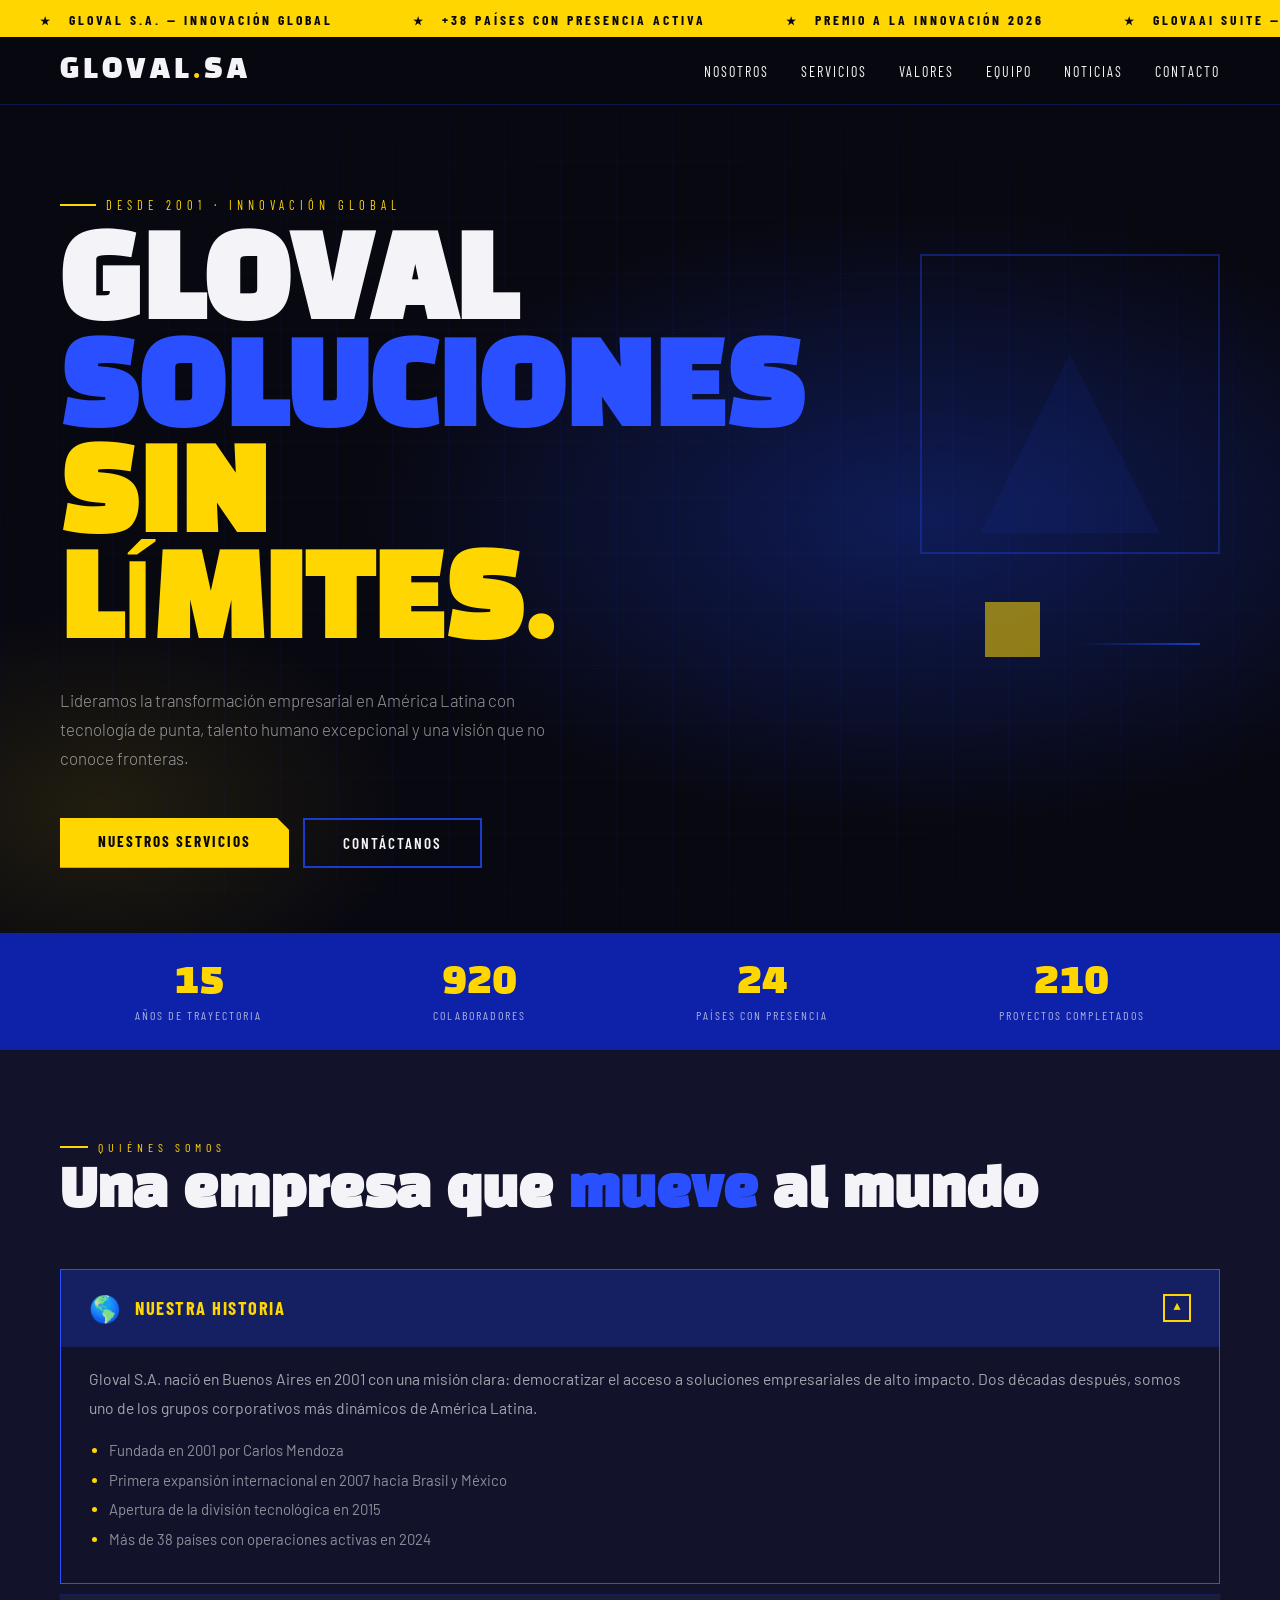
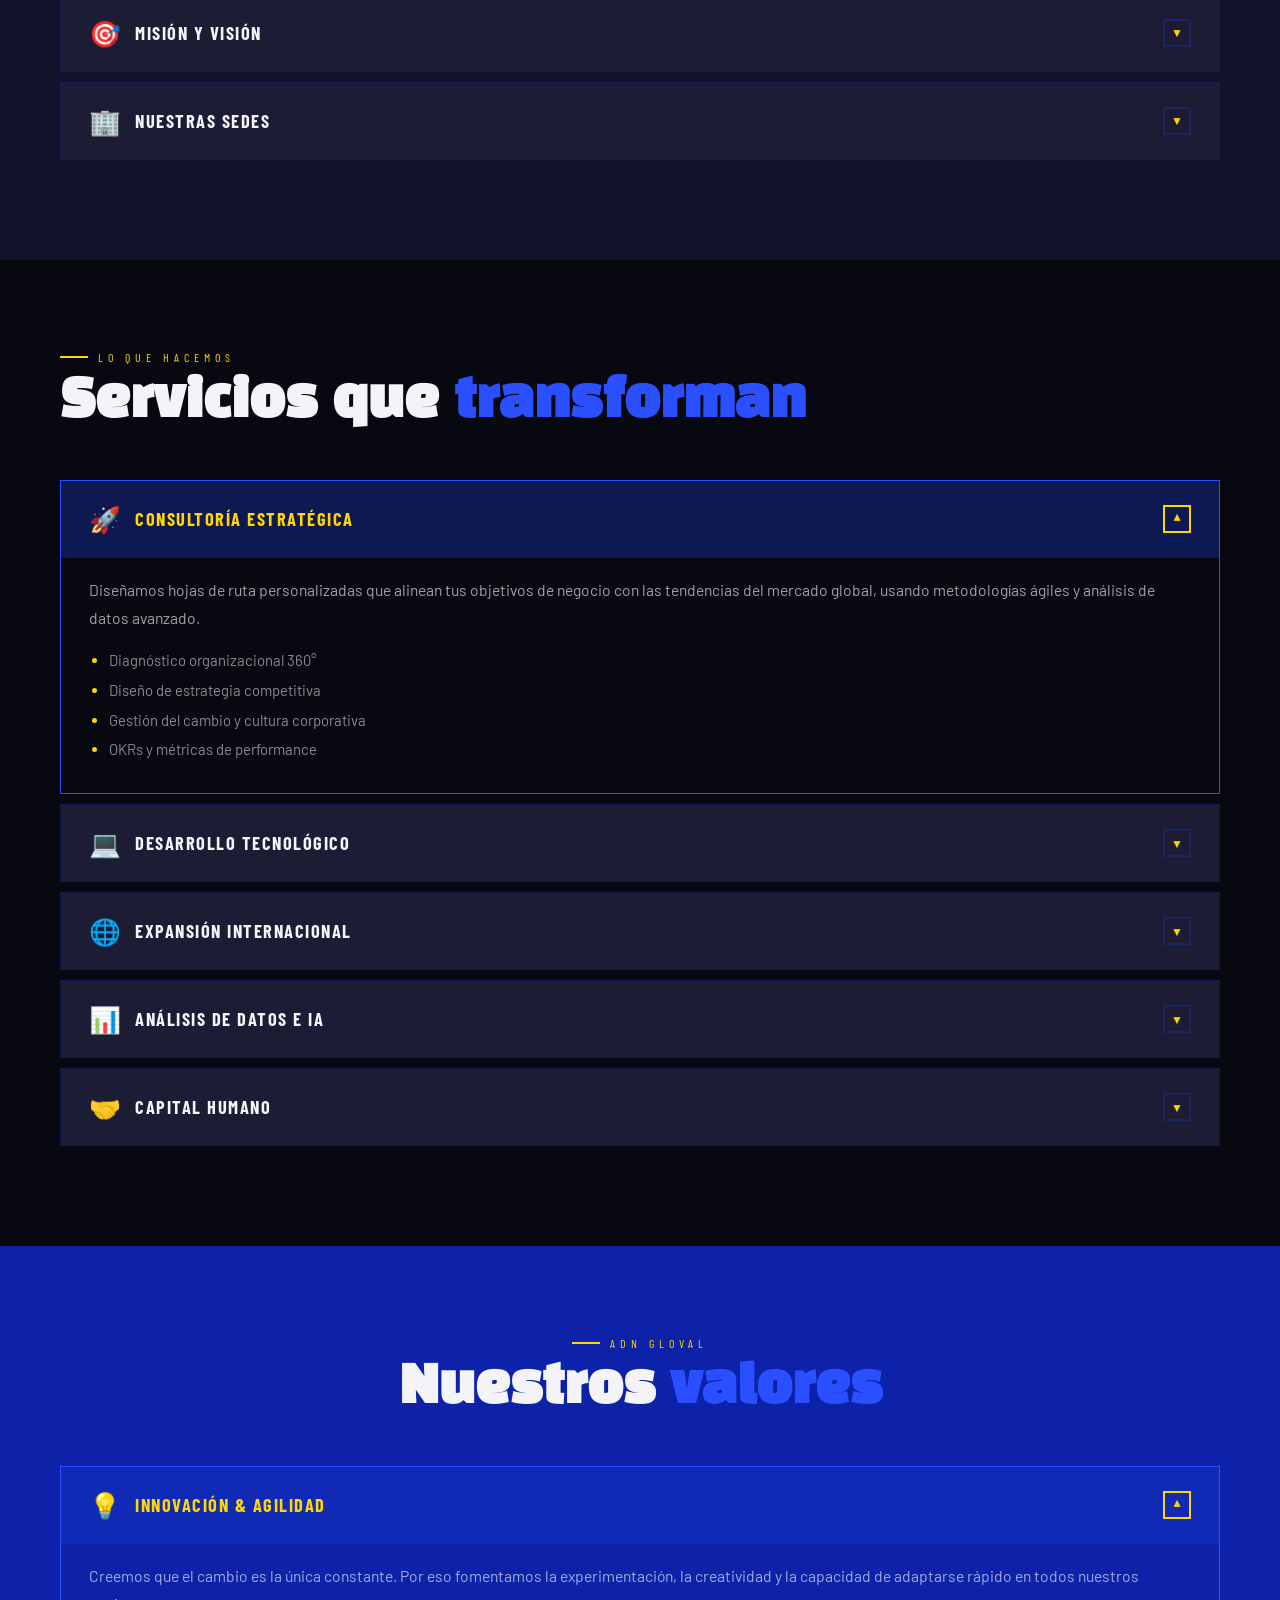
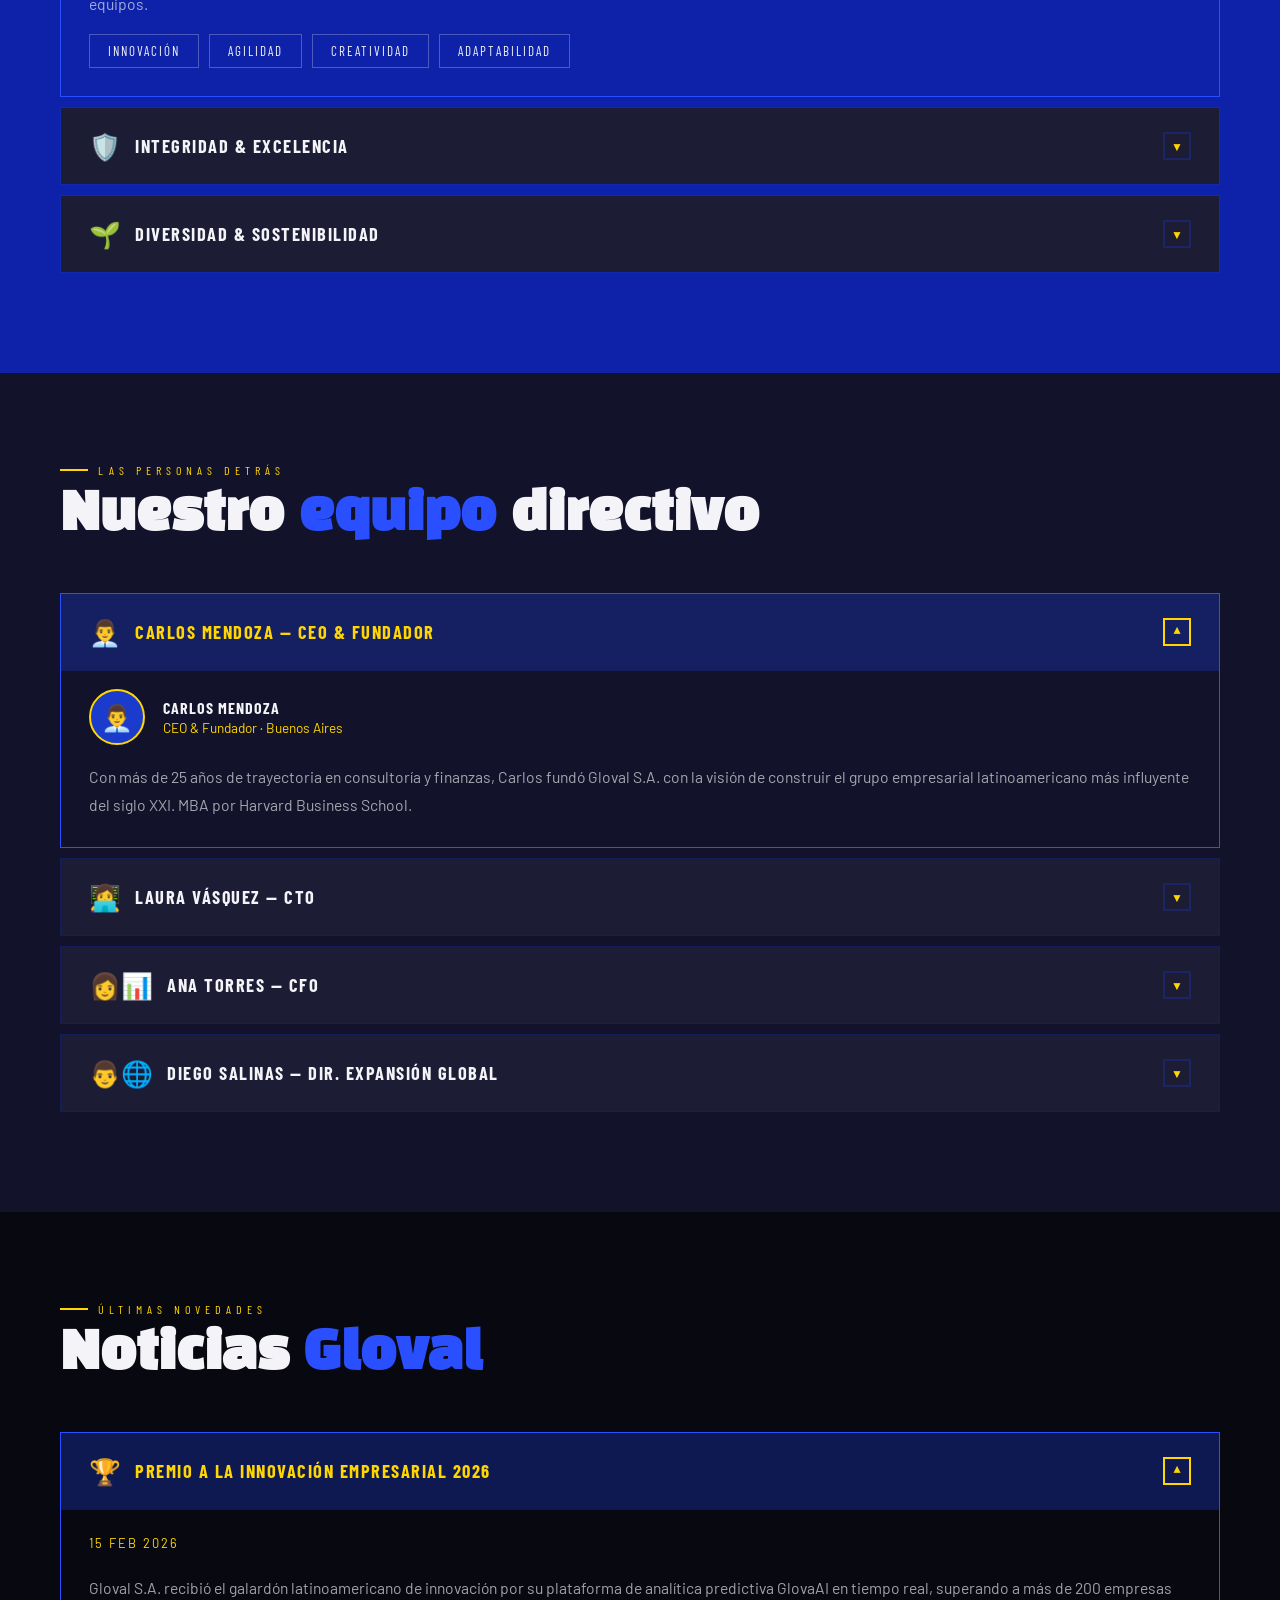
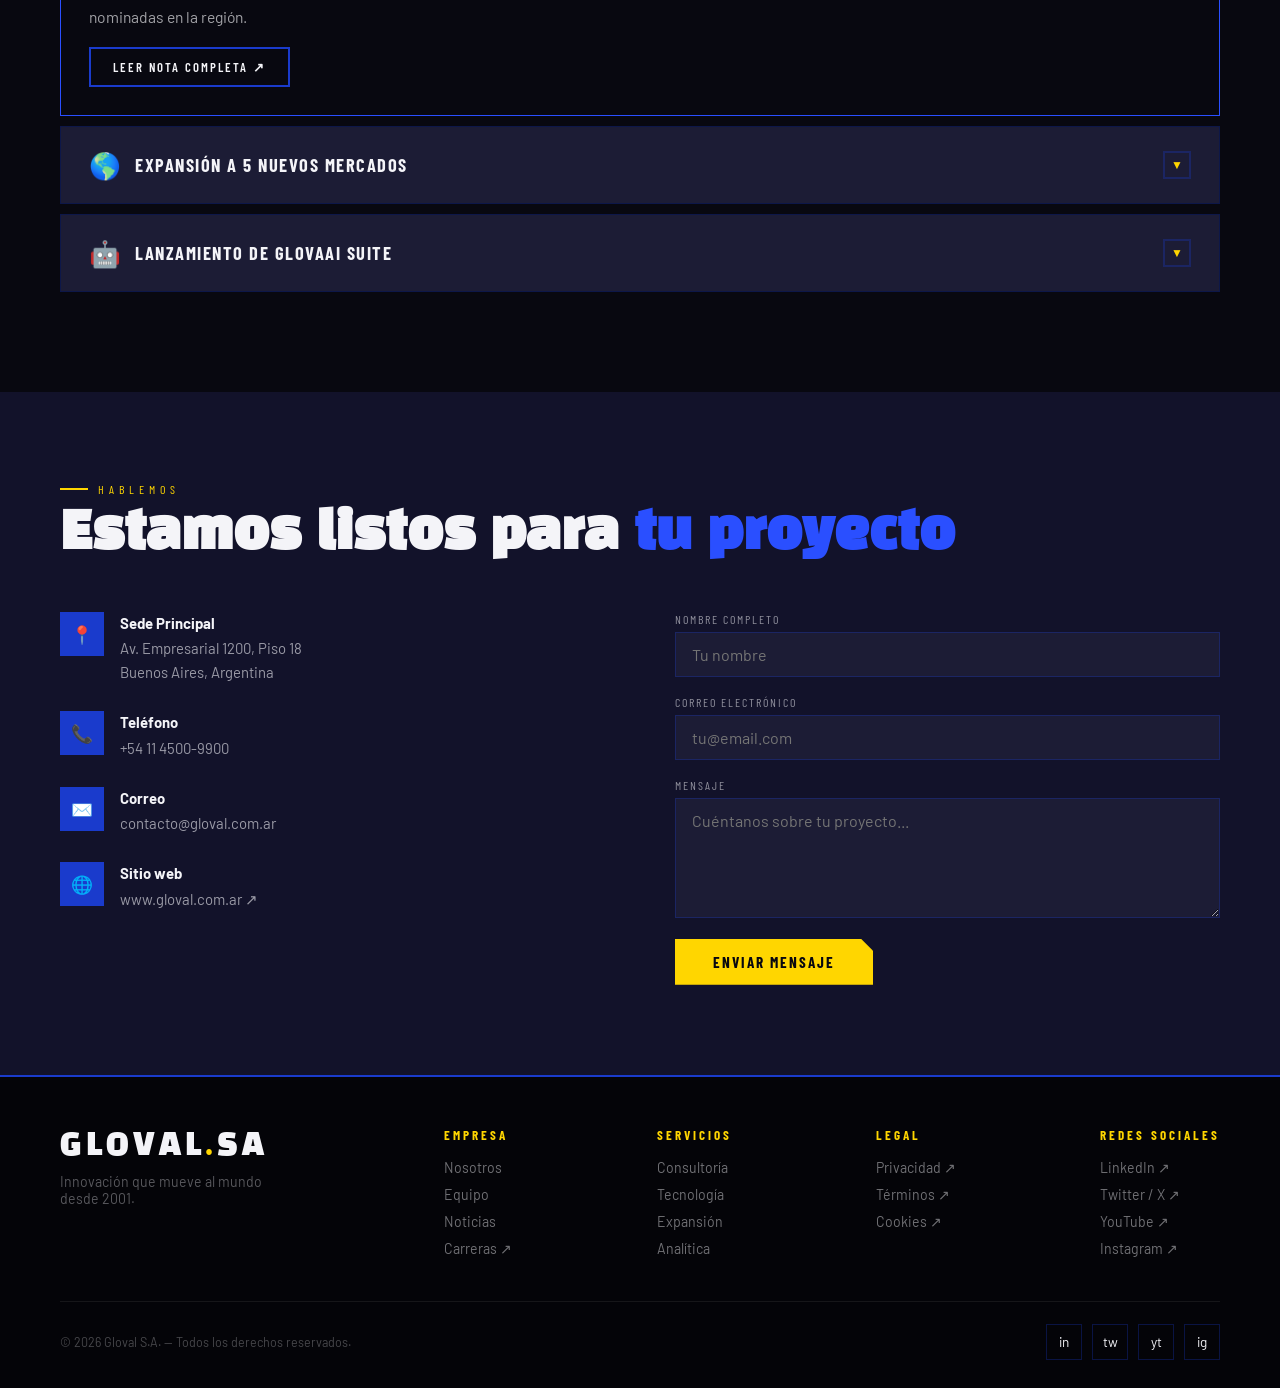
<file: global.S.A/index.html>
<!DOCTYPE html>
<html lang="es">
<head>
  <meta charset="UTF-8"/>
  <meta name="viewport" content="width=device-width, initial-scale=1.0"/>
  <title>GLOVAL S.A. — Innovación que Mueve al Mundo</title>
  <link href="https://fonts.googleapis.com/css2?family=Black+Han+Sans&family=Barlow+Condensed:wght@400;600;700&family=Barlow:wght@300;400;500&display=swap" rel="stylesheet"/>
  <link rel="stylesheet" href="styles.css"/>
</head>
<body>

<!-- SCROLL PROGRESS -->
<div id="scroll-line"></div>

<!-- ══════════════════════════════════════
     BANNER TICKER ANIMADO
     ══════════════════════════════════════ -->
<div class="banner-ticker" aria-label="Anuncio de la empresa">
  <div class="banner-ticker__track">
    <!-- Duplicado para loop infinito -->
    <span>Gloval S.A. — Innovación Global</span>
    <span>+38 países con presencia activa</span>
    <span>Premio a la Innovación 2026</span>
    <span>GlovaAI Suite — Ya disponible</span>
    <span>1.400 colaboradores en el mundo</span>
    <span>Más de 320 proyectos completados</span>
    <span>Gloval S.A. — Innovación Global</span>
    <span>+38 países con presencia activa</span>
    <span>Premio a la Innovación 2026</span>
    <span>GlovaAI Suite — Ya disponible</span>
    <span>1.400 colaboradores en el mundo</span>
    <span>Más de 320 proyectos completados</span>
  </div>
</div>

<!-- ══════════════════════════════════════
     NAVBAR
     ══════════════════════════════════════ -->
<nav role="navigation" aria-label="Menú principal">
  <div class="nav-logo">GLOVAL<span>.</span>SA</div>

  <!-- Desktop links -->
  <ul class="nav-links">
    <li><a href="#sobre"     target="_self">Nosotros</a></li>
    <li><a href="#servicios" target="_self">Servicios</a></li>
    <li><a href="#valores"   target="_self">Valores</a></li>
    <li><a href="#equipo"    target="_self">Equipo</a></li>
    <li><a href="#noticias"  target="_self">Noticias</a></li>
    <li><a href="#contacto"  target="_self">Contacto</a></li>
  </ul>

  <!-- Hamburger button (mobile) -->
  <button class="nav-hamburger" id="hamburger" aria-label="Abrir menú" aria-expanded="false">
    <span></span><span></span><span></span>
  </button>
</nav>

<!-- Mobile menu overlay -->
<div class="nav-mobile" id="nav-mobile" role="dialog" aria-modal="true" aria-label="Menú móvil">
  <button class="nav-mobile-close" id="mobile-close" aria-label="Cerrar menú">✕</button>
  <a href="#sobre"     target="_self">Nosotros</a>
  <a href="#servicios" target="_self">Servicios</a>
  <a href="#valores"   target="_self">Valores</a>
  <a href="#equipo"    target="_self">Equipo</a>
  <a href="#noticias"  target="_self">Noticias</a>
  <a href="#contacto"  target="_self">Contacto</a>
</div>

<!-- ══════════════════════════════════════
     HERO PRINCIPAL
     ══════════════════════════════════════ -->
<section id="hero" aria-labelledby="hero-title">
  <div class="hero-bg"></div>
  <div class="hero-grid"></div>
  <div class="hero-shapes">
    <div class="shape s1"></div>
    <div class="shape s2"></div>
    <div class="shape s3"></div>
    <div class="shape s4"></div>
  </div>
  <div class="hero-content">
    <p class="hero-eyebrow">Desde 2001 · Innovación Global</p>
    <h1 id="hero-title">
      GLOVAL
      <em>SOLUCIONES</em>
      <em2>SIN LÍMITES.</em2>
    </h1>
    <p class="hero-sub">
      Lideramos la transformación empresarial en América Latina con tecnología de punta,
      talento humano excepcional y una visión que no conoce fronteras.
    </p>
    <div class="hero-actions">
      <a href="#servicios" target="_self" class="btn-primary">Nuestros Servicios</a>
      <a href="#contacto"  target="_self" class="btn-outline">Contáctanos</a>
    </div>
  </div>
</section>

<!-- ── STATS BAR ── -->
<div class="stats-bar" role="region" aria-label="Estadísticas">
  <div class="stat reveal">
    <div class="stat-num" data-target="24">0</div>
    <div class="stat-label">Años de Trayectoria</div>
  </div>
  <div class="stat reveal">
    <div class="stat-num" data-target="1400">0</div>
    <div class="stat-label">Colaboradores</div>
  </div>
  <div class="stat reveal">
    <div class="stat-num" data-target="38">0</div>
    <div class="stat-label">Países con Presencia</div>
  </div>
  <div class="stat reveal">
    <div class="stat-num" data-target="320">0</div>
    <div class="stat-label">Proyectos Completados</div>
  </div>
</div>

<!-- ══════════════════════════════════════
     SOBRE NOSOTROS — ACORDEÓN
     ══════════════════════════════════════ -->
<section id="sobre" class="section section--gray" aria-labelledby="sobre-title">
  <p class="section-eyebrow reveal">Quiénes somos</p>
  <h2 id="sobre-title" class="reveal">Una empresa que <em>mueve</em> al mundo</h2>

  <div class="accordion reveal" role="list">

    <div class="accordion-item" role="listitem">
      <div class="accordion-header" role="button" tabindex="0" aria-expanded="false" aria-controls="about-1-body">
        <div class="accordion-icon-wrap">
          <span class="accordion-emoji">🌎</span>
          <span class="accordion-title">Nuestra Historia</span>
        </div>
        <div class="accordion-arrow">▼</div>
      </div>
      <div class="accordion-body" id="about-1-body">
        <div class="accordion-inner">
          <p>Gloval S.A. nació en Buenos Aires en 2001 con una misión clara: democratizar el acceso a soluciones empresariales de alto impacto. Dos décadas después, somos uno de los grupos corporativos más dinámicos de América Latina.</p>
          <ul>
            <li>Fundada en 2001 por Carlos Mendoza</li>
            <li>Primera expansión internacional en 2007 hacia Brasil y México</li>
            <li>Apertura de la división tecnológica en 2015</li>
            <li>Más de 38 países con operaciones activas en 2024</li>
          </ul>
        </div>
      </div>
    </div>

    <div class="accordion-item" role="listitem">
      <div class="accordion-header" role="button" tabindex="0" aria-expanded="false" aria-controls="about-2-body">
        <div class="accordion-icon-wrap">
          <span class="accordion-emoji">🎯</span>
          <span class="accordion-title">Misión y Visión</span>
        </div>
        <div class="accordion-arrow">▼</div>
      </div>
      <div class="accordion-body" id="about-2-body">
        <div class="accordion-inner">
          <p><strong style="color:var(--amarillo)">Misión:</strong> Potenciar el crecimiento de organizaciones mediante soluciones estratégicas, tecnológicas y humanas que generan valor real y duradero.</p>
          <p><strong style="color:var(--amarillo)">Visión:</strong> Ser el socio de transformación empresarial más confiable de Latinoamérica, reconocido por nuestra excelencia, innovación e impacto social positivo al 2030.</p>
        </div>
      </div>
    </div>

    <div class="accordion-item" role="listitem">
      <div class="accordion-header" role="button" tabindex="0" aria-expanded="false" aria-controls="about-3-body">
        <div class="accordion-icon-wrap">
          <span class="accordion-emoji">🏢</span>
          <span class="accordion-title">Nuestras Sedes</span>
        </div>
        <div class="accordion-arrow">▼</div>
      </div>
      <div class="accordion-body" id="about-3-body">
        <div class="accordion-inner">
          <p>Con sede principal en Buenos Aires, Gloval S.A. opera en las principales ciudades de la región.</p>
          <ul>
            <li>Buenos Aires — Sede corporativa y centro de innovación</li>
            <li>São Paulo — Hub de tecnología y desarrollo</li>
            <li>Ciudad de México — Dirección para Norteamérica</li>
            <li>Bogotá — Oficina regional Andina</li>
            <li>Miami — Enlace con mercados globales</li>
          </ul>
        </div>
      </div>
    </div>

  </div>
</section>

<!-- ══════════════════════════════════════
     SERVICIOS — ACORDEÓN
     ══════════════════════════════════════ -->
<section id="servicios" class="section section--dark" aria-labelledby="servicios-title">
  <p class="section-eyebrow reveal">Lo que hacemos</p>
  <h2 id="servicios-title" class="reveal">Servicios que <em>transforman</em></h2>

  <div class="accordion reveal" role="list">

    <div class="accordion-item" role="listitem">
      <div class="accordion-header" role="button" tabindex="0" aria-expanded="false">
        <div class="accordion-icon-wrap">
          <span class="accordion-emoji">🚀</span>
          <span class="accordion-title">Consultoría Estratégica</span>
        </div>
        <div class="accordion-arrow">▼</div>
      </div>
      <div class="accordion-body">
        <div class="accordion-inner">
          <p>Diseñamos hojas de ruta personalizadas que alinean tus objetivos de negocio con las tendencias del mercado global, usando metodologías ágiles y análisis de datos avanzado.</p>
          <ul>
            <li>Diagnóstico organizacional 360°</li>
            <li>Diseño de estrategia competitiva</li>
            <li>Gestión del cambio y cultura corporativa</li>
            <li>OKRs y métricas de performance</li>
          </ul>
        </div>
      </div>
    </div>

    <div class="accordion-item" role="listitem">
      <div class="accordion-header" role="button" tabindex="0" aria-expanded="false">
        <div class="accordion-icon-wrap">
          <span class="accordion-emoji">💻</span>
          <span class="accordion-title">Desarrollo Tecnológico</span>
        </div>
        <div class="accordion-arrow">▼</div>
      </div>
      <div class="accordion-body">
        <div class="accordion-inner">
          <p>Creamos soluciones digitales robustas y escalables adaptadas a cada negocio, desde plataformas web empresariales hasta sistemas de misión crítica.</p>
          <ul>
            <li>Plataformas web y aplicaciones móviles</li>
            <li>Integración de sistemas (ERP, CRM, APIs)</li>
            <li>Cloud computing y DevOps</li>
            <li>Ciberseguridad y arquitectura de datos</li>
          </ul>
        </div>
      </div>
    </div>

    <div class="accordion-item" role="listitem">
      <div class="accordion-header" role="button" tabindex="0" aria-expanded="false">
        <div class="accordion-icon-wrap">
          <span class="accordion-emoji">🌐</span>
          <span class="accordion-title">Expansión Internacional</span>
        </div>
        <div class="accordion-arrow">▼</div>
      </div>
      <div class="accordion-body">
        <div class="accordion-inner">
          <p>Abrimos las puertas a nuevos mercados con estrategias de internacionalización probadas, estudios de viabilidad y redes de contacto consolidadas en más de 38 países.</p>
          <ul>
            <li>Estudios de mercado y viabilidad</li>
            <li>Estructuración legal y fiscal internacional</li>
            <li>Alianzas estratégicas y joint ventures</li>
            <li>Adaptación cultural y comunicacional</li>
          </ul>
        </div>
      </div>
    </div>

    <div class="accordion-item" role="listitem">
      <div class="accordion-header" role="button" tabindex="0" aria-expanded="false">
        <div class="accordion-icon-wrap">
          <span class="accordion-emoji">📊</span>
          <span class="accordion-title">Análisis de Datos e IA</span>
        </div>
        <div class="accordion-arrow">▼</div>
      </div>
      <div class="accordion-body">
        <div class="accordion-inner">
          <p>Convertimos tus datos en decisiones inteligentes mediante inteligencia artificial, machine learning y analítica predictiva con nuestra suite GlovaAI.</p>
          <ul>
            <li>Dashboards en tiempo real</li>
            <li>Modelos predictivos y prescriptivos</li>
            <li>Procesamiento de lenguaje natural (NLP)</li>
            <li>Business Intelligence personalizado</li>
          </ul>
        </div>
      </div>
    </div>

    <div class="accordion-item" role="listitem">
      <div class="accordion-header" role="button" tabindex="0" aria-expanded="false">
        <div class="accordion-icon-wrap">
          <span class="accordion-emoji">🤝</span>
          <span class="accordion-title">Capital Humano</span>
        </div>
        <div class="accordion-arrow">▼</div>
      </div>
      <div class="accordion-body">
        <div class="accordion-inner">
          <p>Atraemos, desarrollamos y retenemos el talento que tu empresa necesita. Diseñamos programas de formación, liderazgo y cultura organizacional de impacto.</p>
          <ul>
            <li>Reclutamiento especializado y headhunting</li>
            <li>Programas de liderazgo y coaching ejecutivo</li>
            <li>Gestión del clima y cultura organizacional</li>
            <li>Planes de carrera y retención de talento</li>
          </ul>
        </div>
      </div>
    </div>

  </div>
</section>

<!-- ══════════════════════════════════════
     VALORES — ACORDEÓN
     ══════════════════════════════════════ -->
<section id="valores" class="section section--blue" aria-labelledby="valores-title">
  <p class="section-eyebrow reveal" style="justify-content:center">ADN Gloval</p>
  <h2 id="valores-title" class="reveal" style="text-align:center">Nuestros <em>valores</em></h2>

  <div class="accordion reveal" role="list">

    <div class="accordion-item" role="listitem">
      <div class="accordion-header" role="button" tabindex="0" aria-expanded="false">
        <div class="accordion-icon-wrap">
          <span class="accordion-emoji">💡</span>
          <span class="accordion-title">Innovación & Agilidad</span>
        </div>
        <div class="accordion-arrow">▼</div>
      </div>
      <div class="accordion-body">
        <div class="accordion-inner">
          <p>Creemos que el cambio es la única constante. Por eso fomentamos la experimentación, la creatividad y la capacidad de adaptarse rápido en todos nuestros equipos.</p>
          <div class="chips">
            <span class="chip">Innovación</span>
            <span class="chip">Agilidad</span>
            <span class="chip">Creatividad</span>
            <span class="chip">Adaptabilidad</span>
          </div>
        </div>
      </div>
    </div>

    <div class="accordion-item" role="listitem">
      <div class="accordion-header" role="button" tabindex="0" aria-expanded="false">
        <div class="accordion-icon-wrap">
          <span class="accordion-emoji">🛡️</span>
          <span class="accordion-title">Integridad & Excelencia</span>
        </div>
        <div class="accordion-arrow">▼</div>
      </div>
      <div class="accordion-body">
        <div class="accordion-inner">
          <p>Actuamos con total transparencia y ética en cada decisión. La excelencia no es un destino sino una práctica diaria que permea todos nuestros procesos.</p>
          <div class="chips">
            <span class="chip">Integridad</span>
            <span class="chip">Excelencia</span>
            <span class="chip">Transparencia</span>
            <span class="chip">Ética</span>
          </div>
        </div>
      </div>
    </div>

    <div class="accordion-item" role="listitem">
      <div class="accordion-header" role="button" tabindex="0" aria-expanded="false">
        <div class="accordion-icon-wrap">
          <span class="accordion-emoji">🌱</span>
          <span class="accordion-title">Diversidad & Sostenibilidad</span>
        </div>
        <div class="accordion-arrow">▼</div>
      </div>
      <div class="accordion-body">
        <div class="accordion-inner">
          <p>Somos una empresa comprometida con el planeta y las personas. Nuestra diversidad es nuestra fortaleza, y construimos para las generaciones presentes y futuras.</p>
          <div class="chips">
            <span class="chip">Diversidad</span>
            <span class="chip">Sostenibilidad</span>
            <span class="chip">Inclusión</span>
            <span class="chip">Impacto Social</span>
          </div>
        </div>
      </div>
    </div>

  </div>
</section>

<!-- ══════════════════════════════════════
     EQUIPO — ACORDEÓN
     ══════════════════════════════════════ -->
<section id="equipo" class="section section--gray" aria-labelledby="equipo-title">
  <p class="section-eyebrow reveal">Las personas detrás</p>
  <h2 id="equipo-title" class="reveal">Nuestro <em>equipo</em> directivo</h2>

  <div class="accordion reveal" role="list">

    <div class="accordion-item" role="listitem">
      <div class="accordion-header" role="button" tabindex="0" aria-expanded="false">
        <div class="accordion-icon-wrap">
          <span class="accordion-emoji">👨‍💼</span>
          <span class="accordion-title">Carlos Mendoza — CEO & Fundador</span>
        </div>
        <div class="accordion-arrow">▼</div>
      </div>
      <div class="accordion-body">
        <div class="accordion-inner">
          <div class="team-mini">
            <div class="team-mini-avatar">👨‍💼</div>
            <div class="team-mini-info">
              <strong>Carlos Mendoza</strong>
              <span>CEO & Fundador · Buenos Aires</span>
            </div>
          </div>
          <p>Con más de 25 años de trayectoria en consultoría y finanzas, Carlos fundó Gloval S.A. con la visión de construir el grupo empresarial latinoamericano más influyente del siglo XXI. MBA por Harvard Business School.</p>
        </div>
      </div>
    </div>

    <div class="accordion-item" role="listitem">
      <div class="accordion-header" role="button" tabindex="0" aria-expanded="false">
        <div class="accordion-icon-wrap">
          <span class="accordion-emoji">👩‍💻</span>
          <span class="accordion-title">Laura Vásquez — CTO</span>
        </div>
        <div class="accordion-arrow">▼</div>
      </div>
      <div class="accordion-body">
        <div class="accordion-inner">
          <div class="team-mini">
            <div class="team-mini-avatar">👩‍💻</div>
            <div class="team-mini-info">
              <strong>Laura Vásquez</strong>
              <span>CTO · São Paulo</span>
            </div>
          </div>
          <p>Ingeniera en sistemas con posgrado en IA por el MIT. Laura lidera la estrategia tecnológica de Gloval y es la arquitecta detrás de GlovaAI Suite. Referente latinoamericana en transformación digital.</p>
        </div>
      </div>
    </div>

    <div class="accordion-item" role="listitem">
      <div class="accordion-header" role="button" tabindex="0" aria-expanded="false">
        <div class="accordion-icon-wrap">
          <span class="accordion-emoji">👩‍📊</span>
          <span class="accordion-title">Ana Torres — CFO</span>
        </div>
        <div class="accordion-arrow">▼</div>
      </div>
      <div class="accordion-body">
        <div class="accordion-inner">
          <div class="team-mini">
            <div class="team-mini-avatar">👩‍📊</div>
            <div class="team-mini-info">
              <strong>Ana Torres</strong>
              <span>CFO · Buenos Aires</span>
            </div>
          </div>
          <p>Contadora pública y especialista en finanzas corporativas internacionales. Ana gestiona la solidez financiera del grupo y ha liderado exitosamente 3 rondas de financiamiento internacional por más de USD 200M.</p>
        </div>
      </div>
    </div>

    <div class="accordion-item" role="listitem">
      <div class="accordion-header" role="button" tabindex="0" aria-expanded="false">
        <div class="accordion-icon-wrap">
          <span class="accordion-emoji">👨‍🌐</span>
          <span class="accordion-title">Diego Salinas — Dir. Expansión Global</span>
        </div>
        <div class="accordion-arrow">▼</div>
      </div>
      <div class="accordion-body">
        <div class="accordion-inner">
          <div class="team-mini">
            <div class="team-mini-avatar">👨‍🌐</div>
            <div class="team-mini-info">
              <strong>Diego Salinas</strong>
              <span>Dir. Expansión Global · Miami</span>
            </div>
          </div>
          <p>Especialista en mercados emergentes y negocios internacionales, Diego coordina la estrategia de presencia global de Gloval. Ha abierto operaciones en más de 15 países en los últimos 5 años.</p>
        </div>
      </div>
    </div>

  </div>
</section>

<!-- ══════════════════════════════════════
     NOTICIAS — ACORDEÓN
     ══════════════════════════════════════ -->
<section id="noticias" class="section section--dark" aria-labelledby="noticias-title">
  <p class="section-eyebrow reveal">Últimas novedades</p>
  <h2 id="noticias-title" class="reveal">Noticias <em>Gloval</em></h2>

  <div class="accordion reveal" role="list">

    <div class="accordion-item" role="listitem">
      <div class="accordion-header" role="button" tabindex="0" aria-expanded="false">
        <div class="accordion-icon-wrap">
          <span class="accordion-emoji">🏆</span>
          <span class="accordion-title">Premio a la Innovación Empresarial 2026</span>
        </div>
        <div class="accordion-arrow">▼</div>
      </div>
      <div class="accordion-body">
        <div class="accordion-inner">
          <p><span style="color:var(--amarillo);font-size:.8rem;letter-spacing:2px">15 FEB 2026</span></p>
          <p>Gloval S.A. recibió el galardón latinoamericano de innovación por su plataforma de analítica predictiva GlovaAI en tiempo real, superando a más de 200 empresas nominadas en la región.</p>
          <a href="#" target="_blank" class="btn-outline" style="display:inline-block;margin-top:16px;font-size:.8rem;padding:10px 22px">
            Leer nota completa ↗
          </a>
        </div>
      </div>
    </div>

    <div class="accordion-item" role="listitem">
      <div class="accordion-header" role="button" tabindex="0" aria-expanded="false">
        <div class="accordion-icon-wrap">
          <span class="accordion-emoji">🌎</span>
          <span class="accordion-title">Expansión a 5 nuevos mercados</span>
        </div>
        <div class="accordion-arrow">▼</div>
      </div>
      <div class="accordion-body">
        <div class="accordion-inner">
          <p><span style="color:var(--amarillo);font-size:.8rem;letter-spacing:2px">02 ENE 2026</span></p>
          <p>Abrimos oficinas en Bogotá, Lima, Santiago, Ciudad de México y Miami para atender la creciente demanda de nuestros servicios en la región, sumando más de 200 nuevos colaboradores.</p>
          <a href="#" target="_blank" class="btn-outline" style="display:inline-block;margin-top:16px;font-size:.8rem;padding:10px 22px">
            Leer nota completa ↗
          </a>
        </div>
      </div>
    </div>

    <div class="accordion-item" role="listitem">
      <div class="accordion-header" role="button" tabindex="0" aria-expanded="false">
        <div class="accordion-icon-wrap">
          <span class="accordion-emoji">🤖</span>
          <span class="accordion-title">Lanzamiento de GlovaAI Suite</span>
        </div>
        <div class="accordion-arrow">▼</div>
      </div>
      <div class="accordion-body">
        <div class="accordion-inner">
          <p><span style="color:var(--amarillo);font-size:.8rem;letter-spacing:2px">10 DIC 2025</span></p>
          <p>Nuestra nueva suite de inteligencia artificial llega para revolucionar la gestión empresarial con módulos de analítica predictiva, automatización de procesos y procesamiento de lenguaje natural.</p>
          <a href="#" target="_blank" class="btn-primary" style="display:inline-block;margin-top:16px;font-size:.8rem;padding:10px 22px">
            Conocer GlovaAI ↗
          </a>
        </div>
      </div>
    </div>

  </div>
</section>

<!-- ══════════════════════════════════════
     CONTACTO
     ══════════════════════════════════════ -->
<section id="contacto" class="section section--gray" aria-labelledby="contacto-title">
  <p class="section-eyebrow reveal">Hablemos</p>
  <h2 id="contacto-title" class="reveal">Estamos listos para <em>tu proyecto</em></h2>

  <div class="contact-grid">
    <!-- Info -->
    <div class="reveal">
      <div class="contact-item">
        <div class="contact-icon">📍</div>
        <div class="contact-detail">
          <strong>Sede Principal</strong>
          Av. Empresarial 1200, Piso 18<br>Buenos Aires, Argentina
        </div>
      </div>
      <div class="contact-item">
        <div class="contact-icon">📞</div>
        <div class="contact-detail">
          <strong>Teléfono</strong>
          <a href="tel:+541145009900" target="_self">+54 11 4500-9900</a>
        </div>
      </div>
      <div class="contact-item">
        <div class="contact-icon">✉️</div>
        <div class="contact-detail">
          <strong>Correo</strong>
          <a href="mailto:contacto@gloval.com.ar" target="_blank">contacto@gloval.com.ar</a>
        </div>
      </div>
      <div class="contact-item">
        <div class="contact-icon">🌐</div>
        <div class="contact-detail">
          <strong>Sitio web</strong>
          <a href="https://www.gloval.com.ar" target="_blank" rel="noopener">www.gloval.com.ar ↗</a>
        </div>
      </div>
    </div>

    <!-- Formulario -->
    <div class="reveal">
      <div class="form-group">
        <label for="fname">Nombre completo</label>
        <input type="text" id="fname" placeholder="Tu nombre" autocomplete="name"/>
      </div>
      <div class="form-group">
        <label for="femail">Correo electrónico</label>
        <input type="email" id="femail" placeholder="tu@email.com" autocomplete="email"/>
      </div>
      <div class="form-group">
        <label for="fmsg">Mensaje</label>
        <textarea id="fmsg" placeholder="Cuéntanos sobre tu proyecto..."></textarea>
      </div>
      <button class="btn-primary" onclick="sendForm()">Enviar Mensaje</button>
      <div id="form-msg" role="alert">✅ ¡Mensaje enviado! Te contactaremos pronto.</div>
    </div>
  </div>
</section>

<!-- ══════════════════════════════════════
     FOOTER
     ══════════════════════════════════════ -->
<footer role="contentinfo">
  <div class="footer-top">
    <div>
      <div class="footer-brand-logo">GLOVAL<span>.</span>SA</div>
      <p class="footer-slogan">Innovación que mueve al mundo desde 2001.</p>
    </div>
    <div class="footer-col">
      <h5>Empresa</h5>
      <ul>
        <li><a href="#sobre"     target="_self">Nosotros</a></li>
        <li><a href="#equipo"    target="_self">Equipo</a></li>
        <li><a href="#noticias"  target="_self">Noticias</a></li>
        <li><a href="#"          target="_blank">Carreras ↗</a></li>
      </ul>
    </div>
    <div class="footer-col">
      <h5>Servicios</h5>
      <ul>
        <li><a href="#servicios" target="_self">Consultoría</a></li>
        <li><a href="#servicios" target="_self">Tecnología</a></li>
        <li><a href="#servicios" target="_self">Expansión</a></li>
        <li><a href="#servicios" target="_self">Analítica</a></li>
      </ul>
    </div>
    <div class="footer-col">
      <h5>Legal</h5>
      <ul>
        <li><a href="#" target="_blank">Privacidad ↗</a></li>
        <li><a href="#" target="_blank">Términos ↗</a></li>
        <li><a href="#" target="_blank">Cookies ↗</a></li>
      </ul>
    </div>
    <div class="footer-col">
      <h5>Redes Sociales</h5>
      <ul>
        <li><a href="#" target="_blank" rel="noopener">LinkedIn ↗</a></li>
        <li><a href="#" target="_blank" rel="noopener">Twitter / X ↗</a></li>
        <li><a href="#" target="_blank" rel="noopener">YouTube ↗</a></li>
        <li><a href="#" target="_blank" rel="noopener">Instagram ↗</a></li>
      </ul>
    </div>
  </div>

  <div class="footer-bottom">
    <p>© 2026 Gloval S.A. — Todos los derechos reservados.</p>
    <div class="social-links">
      <a href="#" target="_blank" rel="noopener" aria-label="LinkedIn">in</a>
      <a href="#" target="_blank" rel="noopener" aria-label="Twitter">tw</a>
      <a href="#" target="_blank" rel="noopener" aria-label="YouTube">yt</a>
      <a href="#" target="_blank" rel="noopener" aria-label="Instagram">ig</a>
    </div>
  </div>
</footer>

<script src="main.js"></script>
</body>
</html>
</file>
<file: global.S.A/styles.css>
/* ══════════════════════════════════════════
   GLOVAL S.A. — styles.css
   Paleta: Azul Rey | Negro | Amarillo | Blanco
   ══════════════════════════════════════════ */

:root {
  --azul:     #1A3BCC;
  --azul2:    #0D22A8;
  --azul-glow:#2a4fff;
  --negro:    #080810;
  --amarillo: #FFD600;
  --blanco:   #F4F4F8;
  --gris:     #12122a;
  --gris2:    #1c1c35;
  --borde:    rgba(26,59,204,.3);
}

/* ── RESET ── */
*, *::before, *::after { box-sizing: border-box; margin: 0; padding: 0; }
html { scroll-behavior: smooth; font-size: 16px; }
body {
  background: var(--negro);
  color: var(--blanco);
  font-family: 'Barlow', sans-serif;
  overflow-x: hidden;
}
img { max-width: 100%; }
a { text-decoration: none; color: inherit; }

/* ── SCROLL PROGRESS ── */
#scroll-line {
  position: fixed; top: 0; left: 0;
  height: 3px; width: 0%;
  background: linear-gradient(90deg, var(--azul), var(--amarillo));
  z-index: 9999; transition: width .1s linear;
}

/* ══════════════════════════════════════════
   BANNER ANIMADO (ticker)
   ══════════════════════════════════════════ */
.banner-ticker {
  background: var(--amarillo);
  color: var(--negro);
  overflow: hidden;
  white-space: nowrap;
  padding: 9px 0;
  position: relative; z-index: 90;
}
.banner-ticker__track {
  display: inline-flex;
  animation: ticker 28s linear infinite;
}
.banner-ticker__track span {
  font-family: 'Barlow Condensed', sans-serif;
  font-size: .85rem; font-weight: 700;
  letter-spacing: 3px; text-transform: uppercase;
  padding: 0 40px;
}
.banner-ticker__track span::before {
  content: '★'; margin-right: 16px; font-size: .7rem;
}
@keyframes ticker {
  from { transform: translateX(0); }
  to   { transform: translateX(-50%); }
}

/* ══════════════════════════════════════════
   NAVBAR
   ══════════════════════════════════════════ */
nav {
  position: sticky; top: 0; z-index: 80;
  display: flex; align-items: center; justify-content: space-between;
  padding: 0 60px;
  height: 68px;
  background: rgba(8,8,16,.92);
  backdrop-filter: blur(16px);
  border-bottom: 1px solid var(--borde);
}
.nav-logo {
  font-family: 'Black Han Sans', sans-serif;
  font-size: 1.7rem; letter-spacing: 4px;
}
.nav-logo span { color: var(--amarillo); }

.nav-links {
  display: flex; gap: 32px; list-style: none;
}
.nav-links a {
  font-family: 'Barlow Condensed', sans-serif;
  font-size: .88rem; letter-spacing: 2px; text-transform: uppercase;
  position: relative; transition: color .2s;
}
.nav-links a::after {
  content: ''; position: absolute; left: 0; bottom: -4px;
  width: 0; height: 2px; background: var(--amarillo);
  transition: width .3s;
}
.nav-links a:hover,
.nav-links a.active { color: var(--amarillo); }
.nav-links a:hover::after,
.nav-links a.active::after { width: 100%; }

/* Hamburger */
.nav-hamburger {
  display: none; flex-direction: column; gap: 5px;
  cursor: pointer; background: none; border: none; padding: 4px;
}
.nav-hamburger span {
  display: block; width: 26px; height: 2px;
  background: var(--blanco); border-radius: 2px;
  transition: transform .3s, opacity .3s, background .3s;
}
.nav-hamburger.open span:nth-child(1) { transform: translateY(7px) rotate(45deg); }
.nav-hamburger.open span:nth-child(2) { opacity: 0; }
.nav-hamburger.open span:nth-child(3) { transform: translateY(-7px) rotate(-45deg); }

/* Mobile menu */
.nav-mobile {
  display: none;
  position: fixed; top: 0; left: 0; right: 0; bottom: 0;
  background: rgba(8,8,16,.97);
  z-index: 75;
  flex-direction: column; align-items: center; justify-content: center;
  gap: 36px;
}
.nav-mobile.open { display: flex; }
.nav-mobile a {
  font-family: 'Black Han Sans', sans-serif;
  font-size: 2.2rem; letter-spacing: 3px; text-transform: uppercase;
  transition: color .2s;
}
.nav-mobile a:hover { color: var(--amarillo); }
.nav-mobile-close {
  position: absolute; top: 24px; right: 24px;
  font-size: 2rem; cursor: pointer; color: var(--blanco);
  background: none; border: none;
}

/* ══════════════════════════════════════════
   HERO BANNER PRINCIPAL
   ══════════════════════════════════════════ */
#hero {
  min-height: 92vh;
  display: flex; align-items: center;
  position: relative; overflow: hidden;
  padding: 80px 60px 60px;
}
.hero-bg {
  position: absolute; inset: 0;
  background:
    radial-gradient(ellipse 65% 55% at 72% 50%, rgba(26,59,204,.38) 0%, transparent 68%),
    radial-gradient(ellipse 40% 40% at 8% 85%, rgba(255,214,0,.1) 0%, transparent 60%),
    var(--negro);
}
.hero-grid {
  position: absolute; inset: 0;
  background-image:
    linear-gradient(rgba(26,59,204,.07) 1px, transparent 1px),
    linear-gradient(90deg, rgba(26,59,204,.07) 1px, transparent 1px);
  background-size: 56px 56px;
  mask-image: radial-gradient(ellipse 80% 80% at 50% 50%, black 40%, transparent 100%);
}
.hero-content { position: relative; z-index: 2; max-width: 720px; }
.hero-eyebrow {
  display: inline-flex; align-items: center; gap: 10px;
  font-family: 'Barlow Condensed', sans-serif;
  font-size: .78rem; letter-spacing: 5px; text-transform: uppercase;
  color: var(--amarillo); margin-bottom: 22px;
}
.hero-eyebrow::before { content:''; width: 36px; height: 2px; background: var(--amarillo); }
h1 {
  font-family: 'Black Han Sans', sans-serif;
  font-size: clamp(3.2rem, 9vw, 7rem);
  line-height: .95; letter-spacing: 1px;
}
h1 em  { color: var(--azul-glow); font-style: normal; display: block; }
h1 em2 { color: var(--amarillo); font-style: normal; display: block; }
.hero-sub {
  margin-top: 26px; font-size: 1.05rem; font-weight: 300;
  color: rgba(244,244,248,.6); max-width: 500px; line-height: 1.75;
}
.hero-actions { margin-top: 44px; display: flex; gap: 14px; flex-wrap: wrap; }

.btn-primary {
  padding: 14px 38px;
  background: var(--amarillo); color: var(--negro);
  font-family: 'Barlow Condensed', sans-serif;
  font-weight: 700; font-size: .95rem; letter-spacing: 2px; text-transform: uppercase;
  border: none; cursor: pointer;
  clip-path: polygon(0 0, calc(100% - 12px) 0, 100% 12px, 100% 100%, 0 100%);
  transition: transform .2s, box-shadow .2s;
}
.btn-primary:hover { transform: translateY(-3px); box-shadow: 0 10px 32px rgba(255,214,0,.35); }

.btn-outline {
  padding: 14px 38px;
  background: transparent; color: var(--blanco);
  font-family: 'Barlow Condensed', sans-serif;
  font-weight: 600; font-size: .95rem; letter-spacing: 2px; text-transform: uppercase;
  border: 2px solid var(--azul); cursor: pointer;
  transition: background .25s, border-color .25s;
}
.btn-outline:hover { background: var(--azul); border-color: var(--azul-glow); }

/* Hero shapes */
.hero-shapes { position: absolute; right: 0; top: 0; bottom: 0; width: 45%; pointer-events: none; }
.shape { position: absolute; }
.s1 {
  right: 60px; top: 18%;
  width: 300px; height: 300px;
  border: 2px solid rgba(26,59,204,.45);
  animation: rotateSlow 22s linear infinite;
}
.s2 {
  right: 120px; top: 30%;
  width: 180px; height: 180px;
  background: rgba(26,59,204,.1);
  clip-path: polygon(50% 0%,100% 100%,0% 100%);
  animation: floatY 7s ease-in-out infinite;
}
.s3 {
  right: 240px; top: 60%;
  width: 55px; height: 55px;
  background: var(--amarillo); opacity: .55;
  animation: floatY 4.5s ease-in-out infinite reverse;
}
.s4 {
  right: 80px; top: 65%;
  width: 120px; height: 2px;
  background: linear-gradient(90deg, transparent, var(--azul));
  animation: floatY 5s ease-in-out infinite 1s;
}
@keyframes rotateSlow { to { transform: rotate(360deg); } }
@keyframes floatY {
  0%,100% { transform: translateY(0); }
  50%      { transform: translateY(-18px); }
}

/* ── STATS BAR ── */
.stats-bar {
  background: var(--azul2);
  padding: 28px 60px;
  display: flex; justify-content: space-around; flex-wrap: wrap; gap: 20px;
}
.stat { text-align: center; }
.stat-num {
  font-family: 'Black Han Sans', sans-serif;
  font-size: 2.6rem; color: var(--amarillo);
  line-height: 1;
}
.stat-label {
  font-family: 'Barlow Condensed', sans-serif;
  font-size: .75rem; letter-spacing: 2px; text-transform: uppercase;
  color: rgba(255,255,255,.65); margin-top: 5px;
}

/* ══════════════════════════════════════════
   SECCIONES GENERALES
   ══════════════════════════════════════════ */
.section { padding: 90px 60px; }
.section--dark  { background: var(--negro); }
.section--gray  { background: var(--gris); }
.section--blue  { background: var(--azul2); }

.section-eyebrow {
  display: flex; align-items: center; gap: 10px;
  font-family: 'Barlow Condensed', sans-serif;
  font-size: .75rem; letter-spacing: 5px; text-transform: uppercase;
  color: var(--amarillo); margin-bottom: 12px;
}
.section-eyebrow::before { content:''; width: 28px; height: 2px; background: var(--amarillo); }
h2 {
  font-family: 'Black Han Sans', sans-serif;
  font-size: clamp(1.8rem, 4.5vw, 3.2rem);
  line-height: 1.05; margin-bottom: 14px;
}
h2 em { color: var(--azul-glow); font-style: normal; }

/* ── REVEAL ── */
.reveal {
  opacity: 0; transform: translateY(36px);
  transition: opacity .65s ease, transform .65s ease;
}
.reveal.visible { opacity: 1; transform: translateY(0); }

/* ══════════════════════════════════════════
   ACORDEÓN
   ══════════════════════════════════════════ */
.accordion { margin-top: 50px; }
.accordion-item {
  border: 1px solid var(--borde);
  margin-bottom: 10px;
  overflow: hidden;
  transition: border-color .3s;
}
.accordion-item.open { border-color: var(--azul-glow); }

.accordion-header {
  display: flex; align-items: center; justify-content: space-between;
  padding: 22px 28px;
  cursor: pointer;
  background: var(--gris2);
  transition: background .25s;
  user-select: none;
  gap: 16px;
}
.accordion-header:hover { background: rgba(26,59,204,.25); }
.accordion-item.open .accordion-header { background: rgba(26,59,204,.35); }

.accordion-icon-wrap {
  display: flex; align-items: center; gap: 14px;
  flex: 1;
}
.accordion-emoji { font-size: 1.6rem; flex-shrink: 0; }
.accordion-title {
  font-family: 'Barlow Condensed', sans-serif;
  font-size: 1.15rem; font-weight: 700;
  letter-spacing: 1.5px; text-transform: uppercase;
  color: var(--blanco);
}
.accordion-item.open .accordion-title { color: var(--amarillo); }

.accordion-arrow {
  width: 28px; height: 28px; flex-shrink: 0;
  border: 2px solid var(--borde);
  display: flex; align-items: center; justify-content: center;
  font-size: .75rem; color: var(--amarillo);
  transition: transform .35s, border-color .3s;
}
.accordion-item.open .accordion-arrow {
  transform: rotate(180deg);
  border-color: var(--amarillo);
}

.accordion-body {
  max-height: 0; overflow: hidden;
  transition: max-height .45s cubic-bezier(.4,0,.2,1), padding .3s;
}
.accordion-item.open .accordion-body { max-height: 600px; }

.accordion-inner {
  padding: 0 28px 28px;
  border-top: 1px solid var(--borde);
}
.accordion-inner p {
  color: rgba(244,244,248,.65);
  font-size: .98rem; line-height: 1.8;
  margin-top: 18px;
}
.accordion-inner ul {
  margin-top: 14px; padding-left: 20px;
  color: rgba(244,244,248,.55);
  font-size: .93rem; line-height: 2;
}
.accordion-inner ul li::marker { color: var(--amarillo); }

/* Acordeón equipo */
.team-mini {
  display: flex; align-items: center; gap: 18px; margin-top: 18px;
}
.team-mini-avatar {
  width: 56px; height: 56px; border-radius: 50%;
  background: var(--azul); border: 2px solid var(--amarillo);
  display: flex; align-items: center; justify-content: center;
  font-size: 1.6rem; flex-shrink: 0;
}
.team-mini-info strong {
  display: block; font-family: 'Barlow Condensed', sans-serif;
  font-size: 1rem; letter-spacing: 1px; text-transform: uppercase;
}
.team-mini-info span { font-size: .85rem; color: var(--amarillo); }

/* Valores chips dentro del acordeón */
.chips { display: flex; flex-wrap: wrap; gap: 10px; margin-top: 16px; }
.chip {
  padding: 8px 18px;
  border: 1.5px solid rgba(255,255,255,.25);
  font-family: 'Barlow Condensed', sans-serif;
  font-size: .82rem; letter-spacing: 2px; text-transform: uppercase;
  transition: background .2s, border-color .2s, color .2s;
}
.chip:hover { background: var(--amarillo); color: var(--negro); border-color: var(--amarillo); }

/* News acordeón */
.news-mini { margin-top: 16px; }
.news-mini-item {
  display: flex; gap: 16px; align-items: flex-start;
  padding: 14px 0;
  border-bottom: 1px solid var(--borde);
}
.news-mini-item:last-child { border-bottom: none; }
.news-mini-icon { font-size: 2rem; flex-shrink: 0; }
.news-mini-text strong {
  display: block; font-family: 'Barlow Condensed', sans-serif;
  font-size: .95rem; font-weight: 700; margin-bottom: 4px;
}
.news-mini-text span {
  font-size: .8rem; color: var(--amarillo); letter-spacing: 1px;
  display: block; margin-bottom: 6px;
}
.news-mini-text p { font-size: .88rem; color: rgba(244,244,248,.55); line-height: 1.6; }

/* ══════════════════════════════════════════
   CONTACTO
   ══════════════════════════════════════════ */
.contact-grid {
  display: grid; grid-template-columns: 1fr 1fr;
  gap: 70px; align-items: start; margin-top: 50px;
}
.contact-item {
  display: flex; gap: 16px; align-items: flex-start; margin-bottom: 26px;
}
.contact-icon {
  width: 44px; height: 44px; flex-shrink: 0;
  background: var(--azul);
  display: flex; align-items: center; justify-content: center;
  font-size: 1.1rem;
}
.contact-detail { font-size: .93rem; color: rgba(244,244,248,.6); line-height: 1.6; }
.contact-detail strong { display: block; color: var(--blanco); margin-bottom: 2px; }

.form-group { margin-bottom: 18px; }
.form-group label {
  display: block; margin-bottom: 6px;
  font-family: 'Barlow Condensed', sans-serif;
  font-size: .75rem; letter-spacing: 2px; text-transform: uppercase;
  color: rgba(244,244,248,.55);
}
.form-group input,
.form-group textarea {
  width: 100%; background: var(--gris2);
  border: 1px solid var(--borde);
  padding: 12px 16px;
  color: var(--blanco); font-family: 'Barlow', sans-serif; font-size: 1rem;
  outline: none; transition: border-color .2s;
}
.form-group input:focus,
.form-group textarea:focus { border-color: var(--amarillo); }
.form-group textarea { resize: vertical; min-height: 120px; }
#form-msg {
  margin-top: 12px; padding: 12px 16px;
  background: rgba(255,214,0,.12); border-left: 3px solid var(--amarillo);
  display: none; font-size: .9rem;
}

/* ══════════════════════════════════════════
   FOOTER
   ══════════════════════════════════════════ */
footer {
  background: #040408;
  padding: 50px 60px 28px;
  border-top: 2px solid var(--azul);
}
.footer-top {
  display: flex; justify-content: space-between; align-items: flex-start;
  flex-wrap: wrap; gap: 36px; margin-bottom: 36px;
}
.footer-brand-logo {
  font-family: 'Black Han Sans', sans-serif;
  font-size: 1.9rem; letter-spacing: 4px;
}
.footer-brand-logo span { color: var(--amarillo); }
.footer-slogan { font-size: .88rem; color: rgba(244,244,248,.35); margin-top: 8px; max-width: 240px; }
.footer-col h5 {
  font-family: 'Barlow Condensed', sans-serif;
  letter-spacing: 3px; text-transform: uppercase;
  font-size: .82rem; color: var(--amarillo); margin-bottom: 14px;
}
.footer-col ul { list-style: none; }
.footer-col li { margin-bottom: 8px; }
.footer-col a { color: rgba(244,244,248,.45); font-size: .88rem; transition: color .2s; }
.footer-col a:hover { color: var(--blanco); }
.footer-bottom {
  border-top: 1px solid rgba(255,255,255,.07);
  padding-top: 22px;
  display: flex; justify-content: space-between; align-items: center; flex-wrap: wrap; gap: 10px;
}
.footer-bottom p { font-size: .78rem; color: rgba(244,244,248,.28); }
.social-links { display: flex; gap: 10px; }
.social-links a {
  width: 36px; height: 36px; border: 1px solid var(--borde);
  display: flex; align-items: center; justify-content: center;
  font-size: .85rem; transition: background .2s, border-color .2s;
}
.social-links a:hover { background: var(--azul); border-color: var(--azul); }

/* ══════════════════════════════════════════
   RESPONSIVE
   ══════════════════════════════════════════ */
@media (max-width: 900px) {
  nav { padding: 0 24px; }
  .nav-links { display: none; }
  .nav-hamburger { display: flex; }

  #hero { padding: 70px 24px 50px; }
  .hero-shapes .s1,
  .hero-shapes .s2 { display: none; }
  .s3 { right: 20px; }

  .stats-bar { padding: 24px; }
  .section { padding: 60px 24px; }
  footer { padding: 40px 24px 20px; }

  .contact-grid { grid-template-columns: 1fr; gap: 40px; }
  .footer-top { flex-direction: column; }
}

@media (max-width: 520px) {
  h1 { font-size: 2.8rem; }
  .hero-actions { flex-direction: column; }
  .btn-primary, .btn-outline { width: 100%; text-align: center; }
  .accordion-header { padding: 16px 16px; }
  .accordion-inner { padding: 0 16px 20px; }
}
</file>
